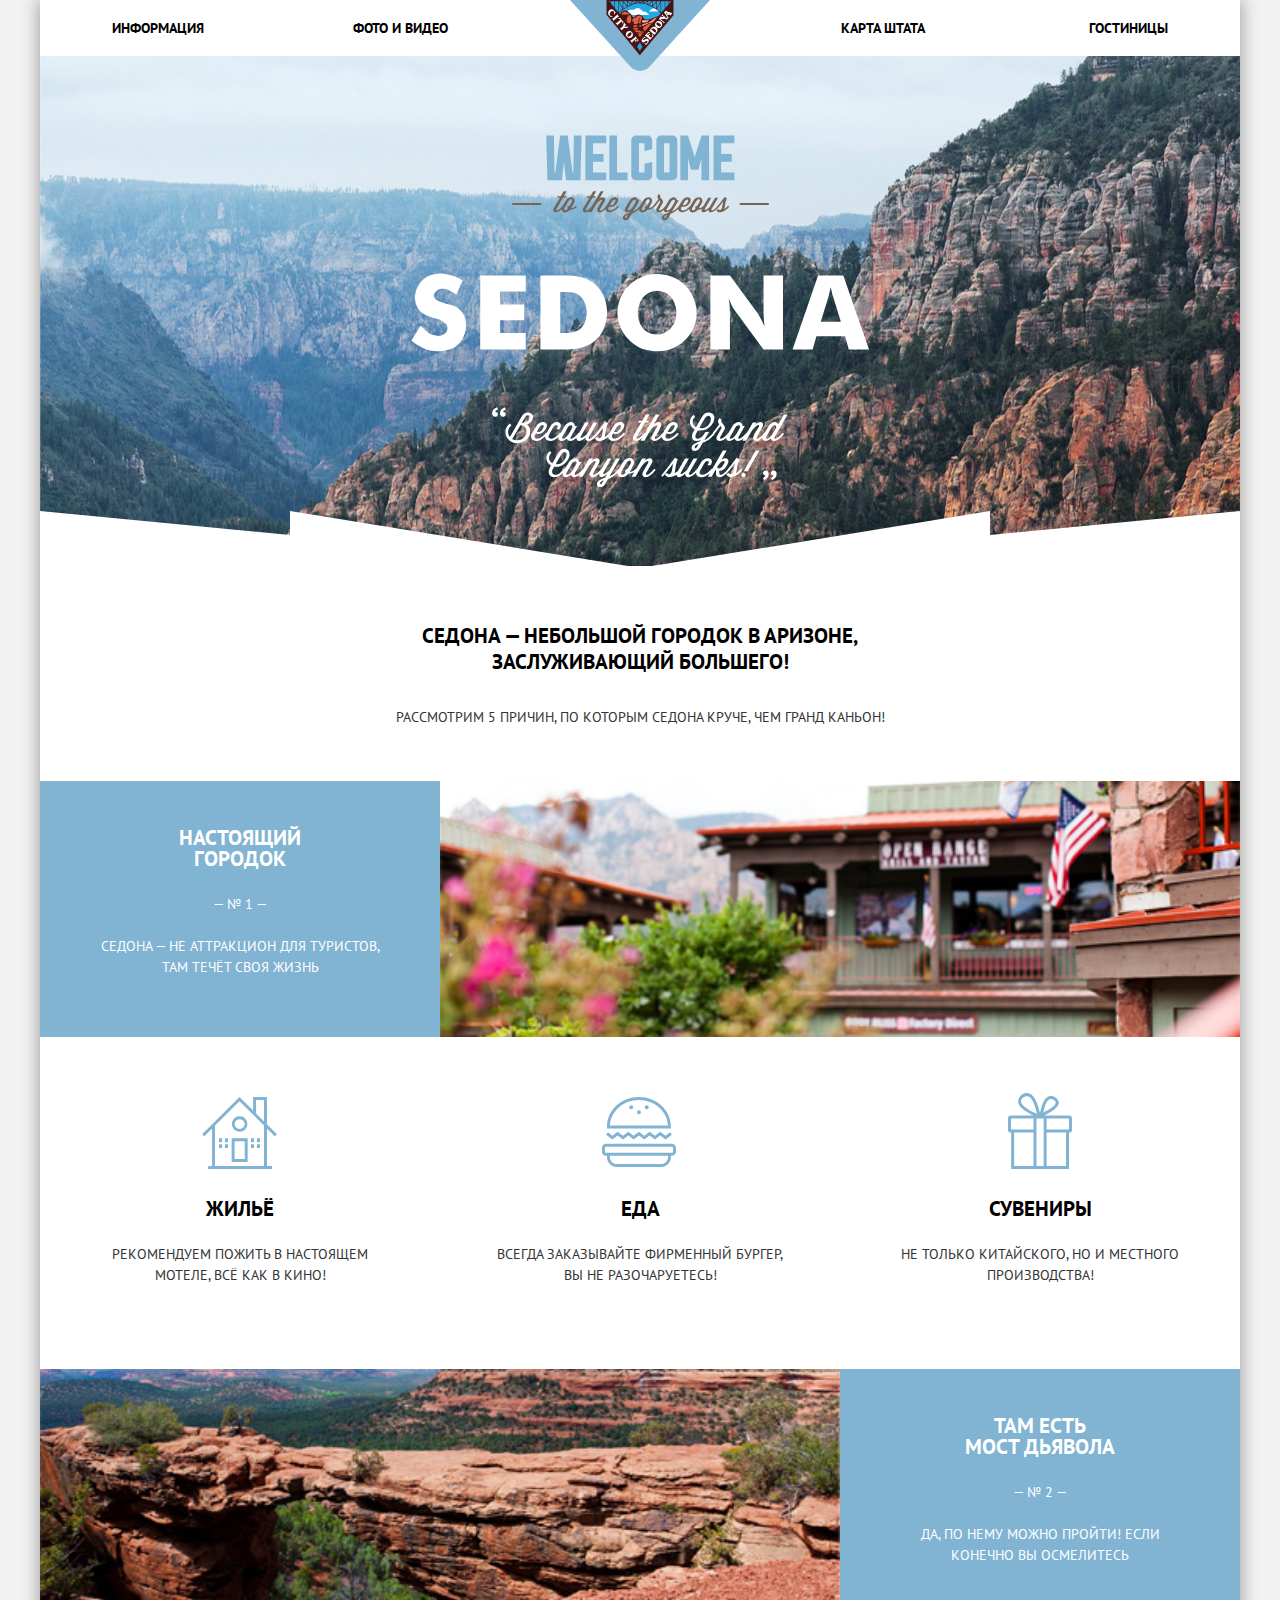
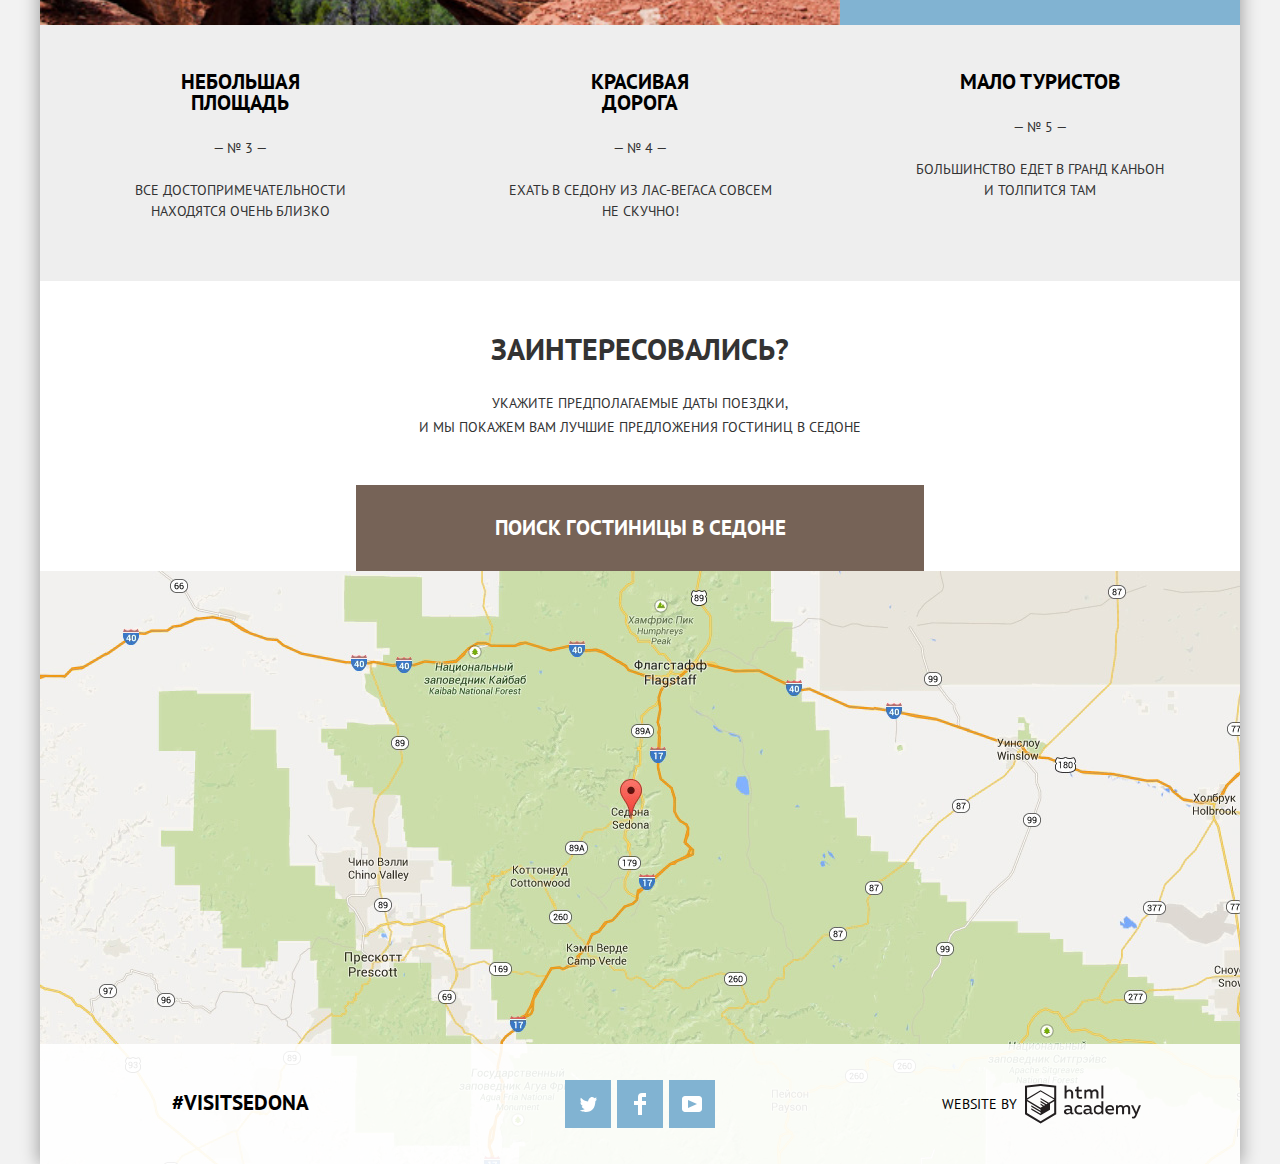
<file: index.html>
<!DOCTYPE html>
<html lang="ru">
  <head>
    <meta charset="utf-8">
    <title>HTML Academy: Седона</title>
    <link href="https://fonts.googleapis.com/css?family=PT+Sans:400,700&amp;subset=cyrillic" rel="stylesheet">
    <link href="css/normalize.min.css" rel="stylesheet">
    <link href="css/style.min.css" rel="stylesheet">
  </head>
  <body>
    <header>
      <nav class="main-navigation">
        <img src="img/logo-sedona.svg" width="140" height="72" alt="Логотип города Седона">
        <ul class="site-navigation">
          <li class="left-side">
            <a href="#">Информация</a>
          </li>
          <li class="left-side">
            <a href="#">Фото и видео</a>
          </li>
          <li class="right-side">
            <a href="#">Карта штата</a>
          </li>
          <li class="right-side">
            <a href="hotels.html">Гостиницы</a>
          </li>
        </ul>
      </nav>
    </header>
    <main>
      <div class="main-container">
        <article class="sedona-article">
          <div class="welcome"></div>
          <div>
            <h1>Седона &mdash; небольшой городок в Аризоне, заслуживающий большего!</h1>
          </div>
        </article>
        <p class="five-reason">Рассмотрим 5&nbsp;причин, по&nbsp;которым Седона круче, чем гранд каньон!</p>
        <h2 class="visually-hidden">Преимущества</h2>
        <div class="container">
          <section class="reason reason-blue">
            <h3>Настоящий городок</h3>
            <p>&mdash;&nbsp;&#8470;&nbsp;1 &mdash;</p>
            <p>Седона&nbsp;&mdash; не&nbsp;аттракцион для туристов, там течёт своя жизнь</p>
          </section>
          <div class="city-views">
            <img src="img/city.jpg" width="512" height="256" alt="Виды Седоны">
          </div>
          <h2 class="visually-hidden">Сервис</h2>
          <section class="service service-housing">
            <h3>Жильё</h3>
            <p>Рекомендуем пожить в настоящем мотеле, всё как в кино!</p>
          </section>
          <section class="service service-food">
            <h3>Еда</h3>
            <p>Всегда заказывайте фирменный бургер, Вы не разочаруетесь!</p>
          </section>
          <section class="service service-souvenirs">
            <h3>Сувениры</h3>
            <p>Не только китайского, но и местного производства!</p>
          </section>
          <div class="city-views">
            <img src="img/bridge.jpg" width="512" height="256" alt="Мост дьявола в Седоне">
          </div>
          <section class="reason reason-blue">
            <h3>Там есть<br>мост дьявола</h3>
            <p>&mdash;&nbsp;&#8470;&nbsp;2 &mdash;</p>
            <p>Да, по нему можно пройти! Если конечно Вы осмелитесь</p>
          </section>
          <section class="reason reason-grey">
            <h3>Небольшая площадь</h3>
            <p>&mdash;&nbsp;&#8470;&nbsp;3 &mdash;</p>
            <p>Все достопримечательности находятся&nbsp;очень близко</p>
          </section>
          <section class="reason reason-grey">
            <h3>Красивая дорога</h3>
            <p>&mdash;&nbsp;&#8470;&nbsp;4 &mdash;</p>
            <p>Ехать в Седону из Лас-Вегаса совсем не&nbsp;скучно!</p>
          </section>
          <section class="reason reason-grey">
            <h3>Мало туристов</h3>
            <p>&mdash;&nbsp;&#8470;&nbsp;5 &mdash;</p>
            <p>Большинство едет в гранд каньон и&nbsp;толпится там</p>
          </section>
        </div>
        <div class="search-query">
          <div class="search">
            <p class="hotel-question">Заинтересовались?</p>
            <p class="requesting-dates">Укажите предполагаемые даты поездки,<br>и мы покажем Вам лучшие предложения гостиниц в Седоне</p>
          </div>
          <button class="button-search" type="button">Поиск гостиницы в Седоне</button>
          <iframe src="https://www.google.com/maps/embed?pb=!1m14!1m8!1m3!1d837251.1822729517!2d-112.31974288391147!3d34.94673596954396!3m2!1i1024!2i768!4f13.1!3m3!1m2!1s0x872da132f942b00d%3A0x5548c523fa6c8efd!2z0KHQtdC00L7QvdCwLCDQkNGA0LjQt9C-0L3QsCA4NjMzNiwg0KHQqNCQ!5e0!3m2!1sru!2sru!4v1536075043342" style="border:0" allowfullscreen></iframe>
          <img src="img/map.jpg" width="1718" height="748" alt="Карта с местоположением Седоны">
          <section class="hotel-search">
            <h2 class="visually-hidden">Поиск гостиницы в Седоне</h2>
            <form class="hotel-search-form" action="https://echo.htmlacademy.ru" method="post">
              <div class="form-group options-date">
                <label for="input-date">Дата заезда:</label>
                <input class="input-item input-date" id="input-date" type="text" name="input-date" value="" placeholder="24&nbsp;АПРЕЛЯ 2017" required>
                <button class="btn-icon" type="button"><span class="visually-hidden">ДАТА ЗАЕЗДА</span>
                  <svg xmlns="http://www.w3.org/2000/svg" width="21" height="22" viewBox="0 0 21 22">
                    <path d="M19.251 2.025h-2.845V.648c0-.381-.294-.689-.656-.689-.363 0-.656.308-.656.689v1.377h-3.938V.648c0-.381-.294-.689-.655-.689-.363 0-.657.308-.657.689v1.377H5.906V.648c0-.381-.294-.689-.656-.689-.363 0-.657.308-.657.689v1.377H1.75C.784 2.025 0 2.847 0 3.862v16.302C0 21.179.784 22 1.75 22h17.501c.966 0 1.749-.821 1.749-1.836V3.862c0-1.015-.783-1.837-1.749-1.837zm.437 18.139a.448.448 0 0     1-.437.459H1.75a.45.45 0 0 1-.438-.459V3.862a.45.45 0 0 1 .438-.459h2.844v1.378c0 .381.294.689.657.689.362 0 .656-.308.656-.689V3.403h3.938v1.378c0 .381.294.689.657.689.361 0 .655-.308.655-.689V3.403h3.938v1.378c0 .381.293.689.656.689.362 0 .656-.308.656-.689V3.403h2.845c.241 0 .437.206.437.459v16.302z"/><path d="M4.594 8.225h2.625v2.066H4.594zM4.594 11.668h2.625v2.067H4.594zM4.594 15.112h2.625v2.066H4.594zM9.188 15.112h2.625v2.066H9.188zM9.188 11.668h2.625v2.067H9.188zM9.188 8.225h2.625v2.066H9.188zM13.781 15.112h2.625v2.066h-2.625zM13.781 11.668h2.625v2.067h-2.625zM13.781 8.225h2.625v2.066h-2.625z"/>
                  </svg>
                </button>
              </div>
              <div class="form-group options-date">
                <label for="output-date">Дата выезда:</label>
                <input class="input-item input-date" id="output-date" type="text" name="output-date" value="" placeholder="4&nbsp;ИЮЛЯ 2017" required>
                <button class="btn-icon" type="button"><span class="visually-hidden">ДАТА ВЫЕЗДА</span>
                  <svg xmlns="http://www.w3.org/2000/svg" width="21" height="22" viewBox="0 0 21 22">
                    <path d="M19.251 2.025h-2.845V.648c0-.381-.294-.689-.656-.689-.363 0-.656.308-.656.689v1.377h-3.938V.648c0-.381-.294-.689-.655-.689-.363 0-.657.308-.657.689v1.377H5.906V.648c0-.381-.294-.689-.656-.689-.363 0-.657.308-.657.689v1.377H1.75C.784 2.025 0 2.847 0 3.862v16.302C0 21.179.784 22 1.75 22h17.501c.966 0 1.749-.821 1.749-1.836V3.862c0-1.015-.783-1.837-1.749-1.837zm.437 18.139a.448.448 0 0 1-.437.459H1.75a.45.45 0 0 1-.438-.459V3.862a.45.45 0 0 1 .438-.459h2.844v1.378c0 .381.294.689.657.689.362 0 .656-.308.656-.689V3.403h3.938v1.378c0 .381.294.689.657.689.361 0 .655-.308.655-.689V3.403h3.938v1.378c0 .381.293.689.656.689.362 0 .656-.308.656-.689V3.403h2.845c.241 0 .437.206.437.459v16.302z"/><path d="M4.594 8.225h2.625v2.066H4.594zM4.594 11.668h2.625v2.067H4.594zM4.594 15.112h2.625v2.066H4.594zM9.188 15.112h2.625v2.066H9.188zM9.188 11.668h2.625v2.067H9.188zM9.188 8.225h2.625v2.066H9.188zM13.781 15.112h2.625v2.066h-2.625zM13.781 11.668h2.625v2.067h-2.625zM13.781 8.225h2.625v2.066h-2.625z"/>
                  </svg>
                </button>
              </div>
              <div class="form-group  options-number">
                <label for="adults">Взрослые:</label>
                <button class="icon btn-less" type="button">
                  <span class="visually-hidden">Уменьшить число на 1</span>
                </button>
                <input class="input-item input-number" id="adults" type="text" name="adults" value="2" placeholder="2" required>
                <button class="icon btn-more" type="button">
                  <span class="visually-hidden">Увеличить число на 1</span>
                </button>
              </div>
              <div class="form-group  options-number">
                <label for="children">Дети:</label>
                <button class="icon btn-less" type="button">
                  <span class="visually-hidden">Уменьшить число на 1</span>
                </button>
                <input class="input-item input-number" id="children" type="text" name="children" value="0" placeholder="0" required>
                <button class="icon btn-more" type="button">
                  <span class="visually-hidden">Увеличить число на 1</span>
                </button>
              </div>
              <button class="button-find" type="submit">Найти</button>
            </form>
          </section>
        </div>
      </div>
    </main>
    <footer>
      <div class="footer-container main-page">
        <a class="footer-link" href="#">#visitsedona</a>
        <div class="footer-social">
          <ul>
            <li>
              <a class="social-button" href="#">
                <span class="visually-hidden">Твиттер</span>
                <svg xmlns="http://www.w3.org/2000/svg"
                  xmlns:xlink="http://www.w3.org/1999/xlink" width="17"
                  height="15" viewBox="0 0 17 15">
                  <path fill="#FFF" d="M10.95.144c1.685-.496 2.984.27 3.577 1.179.673-.231
                  1.331-.481 2.011-.708a2.345 2.345 0 0 1-.857 1.768c.685.17
                  1.304-.491 1.304-.491-.169 1-1.006 1.788-1.563 2.024-.231
                  6.75-3.175 11.217-10.077 11.082h-.446c-.41
                  0-4.164-.46-4.898-1.887 2.271.196 3.893-.422
                  4.693-1.177-.96-.3-2.679-.477-2.979-2.95.349.106.564.228
                  1.19.119C1.705 8.247.374 7.53.448 5.33c.285.328 1.067.536
                  1.34.472C1.085 5.561-.182 2.442.894.85c1.818 1.854 3.735 3.606
                  7.152 3.773C8.254 2.33 9.183.793 10.95.144z"/>
                </svg>
              </a>
            </li>
            <li>
              <a class="social-button" href="#">
                <span class="visually-hidden">Фейсбук</span>
                <svg xmlns="http://www.w3.org/2000/svg" width="12" height="22" viewBox="0 0 12 22">
                  <path fill="#FFF" d="M12 4V0H8a4 4 0 0 0-4 4v4H0v4h4v10h4V12h4V8H8V4h4z"/>
                </svg>
              </a>
            </li>
            <li>
              <a class="social-button" href="#">
                <span class="visually-hidden">Ютуб</span>
                <svg xmlns="http://www.w3.org/2000/svg"
                  xmlns:xlink="http://www.w3.org/1999/xlink" width="20" height="16"
                  viewBox="0 0 20 16">
                  <path fill="#FFF" d="M17 0H3C1.35 0 0 1.35 0 3v10c0 1.65 1.35 3 3 3h14c1.65 0 3-1.35
                  3-3V3c0-1.65-1.35-3-3-3zM6.027 11.998V4.002L15.014 8l-8.987 3.998z"/>
                </svg>
              </a>
            </li>
          </ul>
        </div>
        <div class="footer-copyright">
          <b>Website by</b>
          <a href="https://htmlacademy.ru/intensive/htmlcss">
            <span class="visually-hidden">Логотип HTML Academy</span>
            <svg id="Layer_1" data-name="Layer 1" xmlns="http://www.w3.org/2000/svg" viewBox="0 0 108.08 36.85"><title>logo-htmlacademy-small1</title><path   d="M44.61,26.88a2,2,0,0,0,.55-0.1v1.33a3.25,3.25,0,0,1-1.18.21,1.67,1.67,0,0,1-1.67-1,4.84,4.84,0,0,1-3.14,1.08c-1.51,0-2.91-.83-2.91-2.55,0-2.13,2-2.79,3.71-2.79a11.08,11.08,0,0,1,2.17.25v-0.3c0-1-.76-1.77-2.19-1.77a7.42,7.42,0,0,0-3,.64v-1.7a10.21,10.21,0,0,1,3.19-.55c2.36,0,3.81,1.12,3.81,3.65v3a0.54,0.54,0,0,0,.49.59h0.17Zm-6.44-1.13A1.35,1.35,0,0,0,39.63,27h0.11a3.39,3.39,0,0,0,2.41-1V24.58a9.72,9.72,0,0,0-1.81-.21c-1,0-2.16.33-2.16,1.38h0Zm12.36-6.11a5,5,0,0,1,2.57.64V22a4.08,4.08,0,0,0-2.3-.7,2.75,2.75,0,1,0,0,5.49,5,5,0,0,0,2.43-.64v1.71a6.27,6.27,0,0,1-2.76.57A4.21,4.21,0,0,1,46,24.51q0-.21,0-0.41a4.32,4.32,0,0,1,4.18-4.46h0.38Zm12.17,7.24a2,2,0,0,0,.55-0.1v1.33a3.25,3.25,0,0,1-1.18.21,1.67,1.67,0,0,1-1.67-1,4.84,4.84,0,0,1-3.14,1.08c-1.51,0-2.91-.83-2.91-2.55,0-2.13,2-2.79,3.71-2.79a11.08,11.08,0,0,1,2.17.25v-0.3c0-1-.76-1.77-2.19-1.77a7.42,7.42,0,0,0-3,.64v-1.7a10.21,10.21,0,0,1,3.19-.55c2.36,0,3.81,1.12,3.81,3.65v3a0.54,0.54,0,0,0,.49.59h0.17Zm-6.44-1.13A1.35,1.35,0,0,0,57.73,27h0.11a3.39,3.39,0,0,0,2.41-1V24.58a9.72,9.72,0,0,0-1.81-.21c-1.06,0-2.16.33-2.16,1.38h0ZM73,16V28.2H71.35V26.88a3.88,3.88,0,0,1-3.19,1.54,4.4,4.4,0,0,1,0-8.78,3.81,3.81,0,0,1,3,1.3V16H73Zm-4.53,5.22a2.76,2.76,0,1,0,0,5.52A2.86,2.86,0,0,0,71.15,25V23A2.91,2.91,0,0,0,68.49,21.27ZM79,19.64c3.31,0,4.46,2.68,3.92,5.09H76.7c0.21,1.5,1.67,2.11,3.19,2.11a6.11,6.11,0,0,0,2.64-.59v1.6a7.14,7.14,0,0,1-3,.57C77,28.42,74.78,27,74.78,24a4.18,4.18,0,0,1,4-4.39H79Zm0.09,1.54a2.28,2.28,0,0,0-2.44,2.1v0.06H81.3A2,2,0,0,0,79.13,21.18Zm5.73,7V19.87h1.65v1a3.81,3.81,0,0,1,2.78-1.27A2.86,2.86,0,0,1,91.89,21a4.12,4.12,0,0,1,2.91-1.33A3.06,3.06,0,0,1,98,23V28.2h-1.9V23.05a1.59,1.59,0,0,0-1.42-1.75H94.42a2.8,2.8,0,0,0-2.07,1.12V28.2h-1.9V23.05A1.59,1.59,0,0,0,89,21.31H88.8a3,3,0,0,0-2.21,1.29v5.63H84.86Zm21.31-8.33h1.9l-3.91,9.46c-0.9,2.17-2.09,2.86-3.35,2.86a4.76,4.76,0,0,1-1.1-.14V30.46a2.86,2.86,0,0,0,.85.12c0.9,0,1.58-.64,2.07-1.9l0.17-.42-4-8.4h2l2.86,6.29ZM38.73,1.46V6.22a3.81,3.81,0,0,1,2.7-1.14,3.25,3.25,0,0,1,3.44,3.4v5.15H43V8.72a1.81,1.81,0,0,0-1.61-2h-0.3a2.93,2.93,0,0,0-2.32,1.39v5.52h-1.9V1.46h1.9ZM49.94,2.31v3h3V6.91h-3v3.81c0,1.1.5,1.46,1.58,1.46a4.49,4.49,0,0,0,1.69-.33v1.6A6.8,6.8,0,0,1,51,13.8a2.55,2.55,0,0,1-2.86-2.74V6.89H46.58V5.26h1.5V2.74Zm5.4,11.31V5.28H57v1A3.81,3.81,0,0,1,59.77,5a2.86,2.86,0,0,1,2.6,1.33A4.12,4.12,0,0,1,65.28,5,3.06,3.06,0,0,1,68.44,8.4v5.21h-1.9V8.46a1.59,1.59,0,0,0-1.42-1.75H64.89a2.8,2.8,0,0,0-2.07,1.12v5.78h-1.9V8.46A1.59,1.59,0,0,0,59.5,6.71H59.27A3,3,0,0,0,57.06,8v5.63H55.34ZM71.17,1.45H73V13.6H71.17V1.45ZM14.71,0H14.55L0,1.54V28.21l14.55,8.66,14.55-8.66V1.54Zm12.5,27.1L14.55,34.64,1.9,27.12V16.18l12.59,7.5V25L5.86,19.9v1.31l8.68,5.21v1.39L5.87,22.65V24l8.68,5.21,8.75-5.24V18.31L27.2,16V27.12Zm0-12.53-3.48,2-1.6,1L14.51,13v1.31L21,18.23H21l-0.14.09-1,.54-5.37-3.2V17l4.24,2.52-1,.67-3.2-1.9v1.31l2.1,1.24L14.5,22.1,2,14.65,14.51,7.11Zm0-1.32L14.49,5.76,1.91,13.25v-10L14.56,1.92,27.21,3.25v10h0Z" transform="translate(0 -0.02)" fill="#231f20"/>
            </svg>
          </a>
        </div>
      </div>
    </footer>
    <script src="js/script.min.js"></script>
  </body>
</html>
</file>
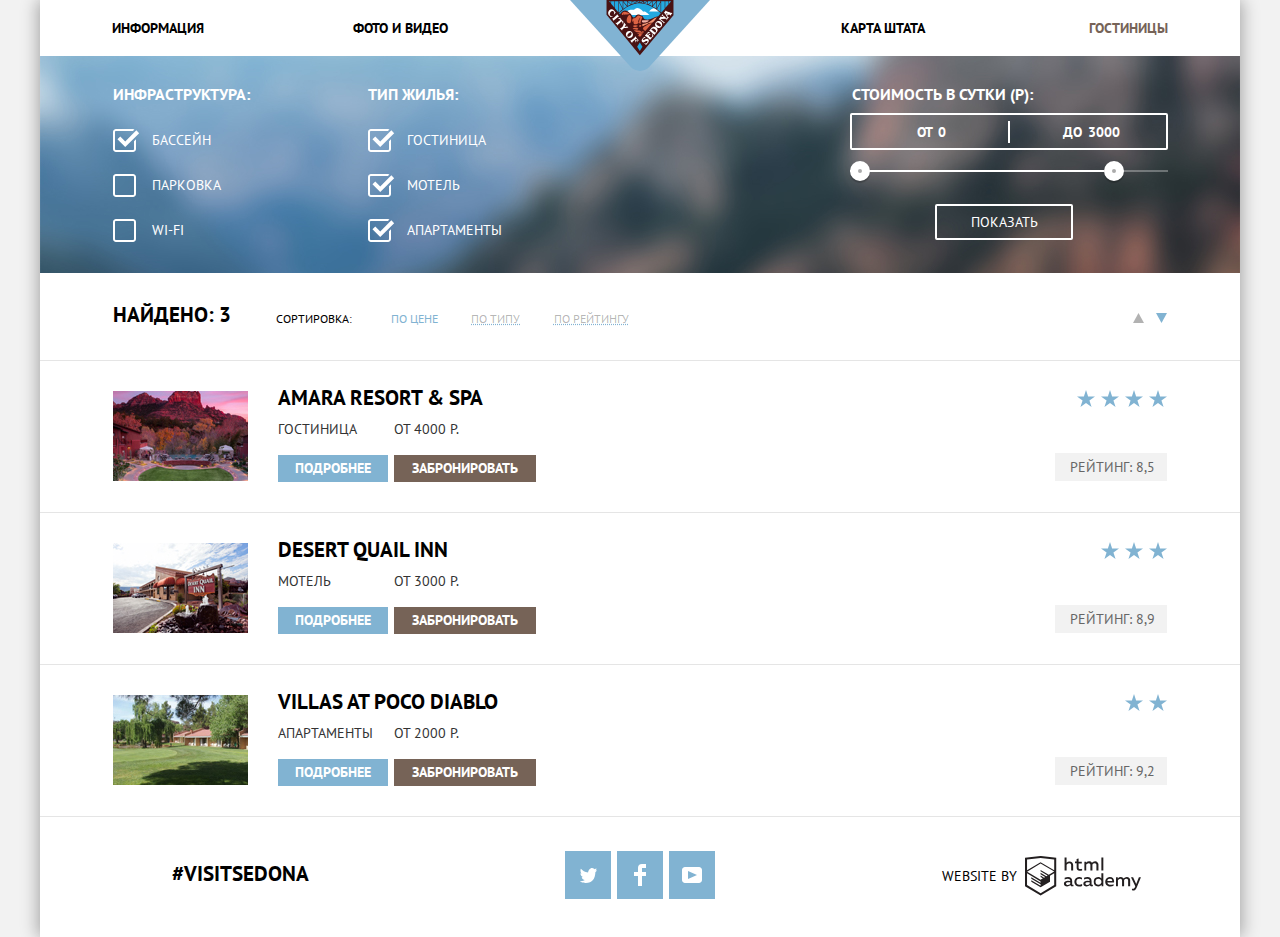
<file: hotels.html>
<!DOCTYPE html>
<html lang="ru">
  <head>
    <meta charset="utf-8">
    <title>HTML Academy: Седона</title>
    <link href="https://fonts.googleapis.com/css?family=PT+Sans:400,700&amp;subset=cyrillic" rel="stylesheet">
    <link href="css/normalize.min.css" rel="stylesheet">
    <link href="css/style.min.css" rel="stylesheet">
  </head>
  <body>
    <header>
      <nav class="main-navigation">
        <a class="main-header-logo" href="index.html">
          <img src="img/logo-sedona.svg" width="140" height="72" alt="Логотип города Седона">
        </a>
        <ul class="site-navigation">
          <li class="left-side">
            <a href="#">Информация</a>
          </li>
          <li class="left-side">
            <a href="#">Фото и видео</a>
          </li>
          <li class="right-side">
            <a href="#">Карта штата</a>
          </li>
          <li class="right-side">
            <a class="site-navigation-current">Гостиницы</a></li>
        </ul>
      </nav>
    </header>
    <main>
      <div class="main-container">
        <h1 class="visually-hidden">Гостиницы</h1>
        <section class="search-options">
          <h2 class="visually-hidden">Фильтр гостиниц</h2>
          <form class="filter" method="get" action="https://echo.htmlacademy.ru">
            <div class="filter-option">
              <span>Инфраструктура:</span>
              <div>
                <input class="filter-input filter-input-checkbox" type="checkbox" name="basin" id="filter-basin" checked>
                <label for="filter-basin">Бассейн</label>
              </div>
              <div>
                <input class="filter-input filter-input-checkbox" type="checkbox" name="parking" id="filter-parking">
                <label for="filter-parking">Парковка</label>
              </div>
              <div>
                <input class="filter-input filter-input-checkbox" type="checkbox" name="Wi-Fi" id="filter-Wi-Fi">
                <label for="filter-Wi-Fi">Wi-Fi</label>
              </div>
            </div>
            <div class="filter-option">
              <span>Тип жилья:</span>
              <div>
                <input class="filter-input filter-input-checkbox" type="checkbox" name="hotel" id="filter-hotel" checked>
                <label for="filter-hotel">Гостиница</label>
              </div>
              <div>
                <input class="filter-input filter-input-checkbox" type="checkbox" name="motel" id="filter-motel" checked>
                <label for="filter-motel">Мотель</label>
              </div>
              <div>
                <input class="filter-input filter-input-checkbox" type="checkbox" name="apartments" id="filter-apartments" checked>
                <label for="filter-apartments">Апартаменты</label>
              </div>
            </div>
            <div class="filter-range">
              <div class="filter-range-title">Стоимость в сутки (р):</div>
              <div class="price-controls">
                <label class="min-price">от <input type="text" name="min-price" value="0"></label>
                <label class="max-price">до <input type="text" name="max-price" value="3000"></label>
              </div>
              <div class="range-controls">
                <div class="scale">
                  <div class="bar"></div>
                </div>
                <div class="range-toggle range-toggle-min"></div>
                <div class="range-toggle range-toggle-max"></div>
              </div>
              <button class="btn-transparent" type="submit">Показать</button>
            </div>
          </form>
        </section>
        <div class="sorting">
          <span class="found">Найдено: 3</span>
          <span class="sorting-title">Сортировка:</span>
          <ul class="sorting-list">
            <li class="sorting-item sorting-item-current">
              <a href="#">По цене</a>
            </li>
            <li class="sorting-item">
              <a href="#">По типу</a>
            </li>
            <li class="sorting-item">
              <a href="#">По рейтингу</a>
            </li>
          </ul>
          <ul class="sorting-list-trigon">
            <li class="sorting-trigon">
              <a class="trigon" href="#">
                <span class="visually-hidden">По возрастанию</span>
                <svg xmlns="http://www.w3.org/2000/svg" width="11" height="10" viewBox="0 0 11 10">
                  <path fill="#231F20" d="M5.5 0L0 10h11z"/>
                </svg>
              </a>
            </li>
            <li class="sorting-trigon sorting-trigon-current">
              <a class="trigon" href="#">
                <span class="visually-hidden">По убыванию</span>
                <svg xmlns="http://www.w3.org/2000/svg" width="11" height="10" viewBox="0 0 11 10">
                  <path fill="#231F20" d="M5.5 10L0 0h11"/>
                </svg>
              </a>
            </li>
          </ul>
        </div>
        <h2 class="visually-hidden">Список гостиниц</h2>
        <section class="catalog">
          <div class="catalog-image">
            <img src="img/amara.jpg" width="135" height="90" alt="Гостиница Amara Resort & Spa">
          </div>
          <div class="description">
            <h3>Amara Resort & Spa</h3>
            <span class="item-info">Гостиница</span>
            <span class="item-info">От 4000 р.</span>
            <div class="btn-group">
              <a class="button-info" href="#">Подробнее</a>
              <a class="button-booking" href="#">Забронировать</a>
            </div>
          </div>
          <div class="catalog-rating">
            <div class="stars">
              <div class="star"></div>
              <div class="star"></div>
              <div class="star"></div>
              <div class="star"></div>
            </div>
            <span>Рейтинг: 8,5</span>
          </div>
        </section>
        <section class="catalog">
          <div class="catalog-image">
            <img src="img/desert.jpg" width="135" height="90" alt="Мотель Desert Quail Inn">
          </div>
          <div class="description">
            <h3>Desert Quail Inn</h3>
            <span class="item-info">Мотель</span>
            <span class="item-info">От 3000 р.</span>
            <div class="btn-group">
              <a class="button-info" href="#">Подробнее</a>
              <a class="button-booking" href="#">Забронировать</a>
            </div>
          </div>
          <div class="catalog-rating">
            <div class="stars">
              <div class="star"></div>
              <div class="star"></div>
              <div class="star"></div>
            </div>
            <span>Рейтинг: 8,9</span>
          </div>
        </section>
        <section class="catalog">
          <div class="catalog-image">
            <img src="img/villas.jpg" width="135" height="90" alt="Апартаменты Villas At Poco Diablo">
          </div>
          <div class="description">
            <h3>Villas At Poco Diablo</h3>
            <span class="item-info">Апартаменты</span>
            <span class="item-info">От 2000 р.</span>
            <div class="btn-group">
              <a class="button-info" href="#">Подробнее</a>
              <a class="button-booking" href="#">Забронировать</a>
            </div>
          </div>
          <div class="catalog-rating">
            <div class="stars">
              <div class="star"></div>
              <div class="star"></div>
            </div>
            <span>Рейтинг: 9,2</span>
          </div>
        </section>
      </div>
    </main>
    <footer>
      <div class="footer-container inner-page">
        <a class="footer-link" href="#">#visitsedona</a>
        <div class="footer-social">
          <ul>
            <li>
              <a class="social-button" href="#">
                <span class="visually-hidden">Твиттер</span>
                <svg xmlns="http://www.w3.org/2000/svg"
                  xmlns:xlink="http://www.w3.org/1999/xlink" width="17"
                  height="15" viewBox="0 0 17 15">
                  <path fill="#FFF"
                  d="M10.95.144c1.685-.496 2.984.27 3.577 1.179.673-.231
                  1.331-.481 2.011-.708a2.345 2.345 0 0 1-.857 1.768c.685.17
                  1.304-.491 1.304-.491-.169 1-1.006 1.788-1.563 2.024-.231
                  6.75-3.175 11.217-10.077 11.082h-.446c-.41
                  0-4.164-.46-4.898-1.887 2.271.196 3.893-.422
                  4.693-1.177-.96-.3-2.679-.477-2.979-2.95.349.106.564.228
                  1.19.119C1.705 8.247.374 7.53.448 5.33c.285.328 1.067.536
                  1.34.472C1.085 5.561-.182 2.442.894.85c1.818 1.854 3.735 3.606
                  7.152 3.773C8.254 2.33 9.183.793 10.95.144z"/>
                </svg>
              </a>
            </li>
            <li>
              <a class="social-button" href="#">
                <span class="visually-hidden">Фейсбук</span>
                <svg xmlns="http://www.w3.org/2000/svg" width="12" height="22" viewBox="0 0 12 22">
                  <path fill="#FFF" d="M12 4V0H8a4 4 0 0 0-4 4v4H0v4h4v10h4V12h4V8H8V4h4z"/>
                </svg>
              </a>
            </li>
            <li>
              <a class="social-button" href="#">
                <span class="visually-hidden">Ютуб</span>
                <svg xmlns="http://www.w3.org/2000/svg"
                  xmlns:xlink="http://www.w3.org/1999/xlink" width="20" height="16"
                  viewBox="0 0 20 16"><path fill="#FFF" d="M17 0H3C1.35 0 0 1.35 0
                  3v10c0 1.65 1.35 3 3 3h14c1.65 0 3-1.35
                  3-3V3c0-1.65-1.35-3-3-3zM6.027 11.998V4.002L15.014 8l-8.987
                  3.998z"/>
                </svg>
              </a>
            </li>
          </ul>
        </div>
        <div class="footer-copyright">
          <b>Website by</b>
          <a href="https://htmlacademy.ru/intensive/htmlcss">
            <span class="visually-hidden">Логотип HTML Academy</span>
            <svg id="Layer_1" data-name="Layer 1" xmlns="http://www.w3.org/2000/svg" viewBox="0 0 108.08 36.85"><title>logo-htmlacademy-small1</title><path       d="M44.61,26.88a2,2,0,0,0,.55-0.1v1.33a3.25,3.25,0,0,1-1.18.21,1.67,1.67,0,0,1-1.67-1,4.84,4.84,0,0,1-3.14,1.08c-1.51,0-2.91-.83-2.91-2.55,0-2.13,2-2.79,3.71-2.79a11.08,11.08,0,0,1,2.17.25v-0.3c0-1-.76-1.77-2.19-1.77a7.42,7.42,0,0,0-3,.64v-1.7a10.21,10.21,0,0,1,3.19-.55c2.36,0,3.81,1.12,3.81,3.65v3a0.54,0.54,0,0,0,.49.59h0.17Zm-6.44-1.13A1.35,1.35,0,0,0,39.63,27h0.11a3.39,3.39,0,0,0,2.41-1V24.58a9.72,9.72,0,0,0-1.81-.21c-1,0-2.16.33-2.16,1.38h0Zm12.36-6.11a5,5,0,0,1,2.57.64V22a4.08,4.08,0,0,0-2.3-.7,2.75,2.75,0,1,0,0,5.49,5,5,0,0,0,2.43-.64v1.71a6.27,6.27,0,0,1-2.76.57A4.21,4.21,0,0,1,46,24.51q0-.21,0-0.41a4.32,4.32,0,0,1,4.18-4.46h0.38Zm12.17,7.24a2,2,0,0,0,.55-0.1v1.33a3.25,3.25,0,0,1-1.18.21,1.67,1.67,0,0,1-1.67-1,4.84,4.84,0,0,1-3.14,1.08c-1.51,0-2.91-.83-2.91-2.55,0-2.13,2-2.79,3.71-2.79a11.08,11.08,0,0,1,2.17.25v-0.3c0-1-.76-1.77-2.19-1.77a7.42,7.42,0,0,0-3,.64v-1.7a10.21,10.21,0,0,1,3.19-.55c2.36,0,3.81,1.12,3.81,3.65v3a0.54,0.54,0,0,0,.49.59h0.17Zm-6.44-1.13A1.35,1.35,0,0,0,57.73,27h0.11a3.39,3.39,0,0,0,2.41-1V24.58a9.72,9.72,0,0,0-1.81-.21c-1.06,0-2.16.33-2.16,1.38h0ZM73,16V28.2H71.35V26.88a3.88,3.88,0,0,1-3.19,1.54,4.4,4.4,0,0,1,0-8.78,3.81,3.81,0,0,1,3,1.3V16H73Zm-4.53,5.22a2.76,2.76,0,1,0,0,5.52A2.86,2.86,0,0,0,71.15,25V23A2.91,2.91,0,0,0,68.49,21.27ZM79,19.64c3.31,0,4.46,2.68,3.92,5.09H76.7c0.21,1.5,1.67,2.11,3.19,2.11a6.11,6.11,0,0,0,2.64-.59v1.6a7.14,7.14,0,0,1-3,.57C77,28.42,74.78,27,74.78,24a4.18,4.18,0,0,1,4-4.39H79Zm0.09,1.54a2.28,2.28,0,0,0-2.44,2.1v0.06H81.3A2,2,0,0,0,79.13,21.18Zm5.73,7V19.87h1.65v1a3.81,3.81,0,0,1,2.78-1.27A2.86,2.86,0,0,1,91.89,21a4.12,4.12,0,0,1,2.91-1.33A3.06,3.06,0,0,1,98,23V28.2h-1.9V23.05a1.59,1.59,0,0,0-1.42-1.75H94.42a2.8,2.8,0,0,0-2.07,1.12V28.2h-1.9V23.05A1.59,1.59,0,0,0,89,21.31H88.8a3,3,0,0,0-2.21,1.29v5.63H84.86Zm21.31-8.33h1.9l-3.91,9.46c-0.9,2.17-2.09,2.86-3.35,2.86a4.76,4.76,0,0,1-1.1-.14V30.46a2.86,2.86,0,0,0,.85.12c0.9,0,1.58-.64,2.07-1.9l0.17-.42-4-8.4h2l2.86,6.29ZM38.73,1.46V6.22a3.81,3.81,0,0,1,2.7-1.14,3.25,3.25,0,0,1,3.44,3.4v5.15H43V8.72a1.81,1.81,0,0,0-1.61-2h-0.3a2.93,2.93,0,0,0-2.32,1.39v5.52h-1.9V1.46h1.9ZM49.94,2.31v3h3V6.91h-3v3.81c0,1.1.5,1.46,1.58,1.46a4.49,4.49,0,0,0,1.69-.33v1.6A6.8,6.8,0,0,1,51,13.8a2.55,2.55,0,0,1-2.86-2.74V6.89H46.58V5.26h1.5V2.74Zm5.4,11.31V5.28H57v1A3.81,3.81,0,0,1,59.77,5a2.86,2.86,0,0,1,2.6,1.33A4.12,4.12,0,0,1,65.28,5,3.06,3.06,0,0,1,68.44,8.4v5.21h-1.9V8.46a1.59,1.59,0,0,0-1.42-1.75H64.89a2.8,2.8,0,0,0-2.07,1.12v5.78h-1.9V8.46A1.59,1.59,0,0,0,59.5,6.71H59.27A3,3,0,0,0,57.06,8v5.63H55.34ZM71.17,1.45H73V13.6H71.17V1.45ZM14.71,0H14.55L0,1.54V28.21l14.55,8.66,14.55-8.66V1.54Zm12.5,27.1L14.55,34.64,1.9,27.12V16.18l12.59,7.5V25L5.86,19.9v1.31l8.68,5.21v1.39L5.87,22.65V24l8.68,5.21,8.75-5.24V18.31L27.2,16V27.12Zm0-12.53-3.48,2-1.6,1L14.51,13v1.31L21,18.23H21l-0.14.09-1,.54-5.37-3.2V17l4.24,2.52-1,.67-3.2-1.9v1.31l2.1,1.24L14.5,22.1,2,14.65,14.51,7.11Zm0-1.32L14.49,5.76,1.91,13.25v-10L14.56,1.92,27.21,3.25v10h0Z" transform="translate(0 -0.02)" fill="#231f20"/>
            </svg>
          </a>
        </div>
      </div>
    </footer>
  </body>
</html>
</file>
<file: css/style.min.css>
body{margin:0;padding:0;font-family:"PT Sans",Arial,sans-serif;font-size:14px;line-height:26px;font-weight:700;color:#000;text-transform:uppercase;margin:0 auto;max-width:1200px;min-width:768px;position:relative;background-color:#fff;-webkit-box-shadow:5px 0 15px 0 rgba(0, 1, 1, 0.2), -5px 0 15px 0 rgba(0, 1, 1, 0.2);box-shadow:5px 0 15px 0 rgba(0, 1, 1, 0.2), -5px 0 15px 0 rgba(0,1,1,0.2)}html{background-color:#f2f2f2}a{text-decoration:none}.site-navigation{margin:0;padding:0;list-style:none;display:flex;flex-wrap:wrap;justify-content:space-between;box-sizing:border-box;padding:15px 3% 15px 3%}.site-navigation li{vertical-align:middle;width:15%}.site-navigation li:nth-last-child(2){margin-left:auto}.right-side{text-align:right;flex-shrink:0;margin-left:3.35%;margin-right:3.2%}.left-side{flex-shrink:0;margin-right:3.25%;margin-left:3.15%}.site-navigation a{color:#000;display:block;vertical-align:middle}.site-navigation a:hover, .site-navigation a:focus{color:#81b3d2}.site-navigation a:active{color:rgba(0,0,0,0.3)}a.site-navigation-current{color:#766357;pointer-events:none;cursor:default}.welcome{width:100%;height:510px;margin-bottom:57px;background-color:rgb(212, 229, 239);background-image:url("../img/intro-welcome.svg"), url("../img/welcome-sedona.jpg");position:relative;background-repeat:no-repeat, no-repeat;background-position:50% 50%, 0 21.5%;background-size:459px 353px, 100% auto}.welcome:after{content:"";width:100%;height:60px;position:absolute;bottom:-2px;background-image:url("../img/intro-mask.svg");background-repeat:no-repeat;background-position:0 bottom;background-size:auto auto}main h1,.button-search{font-size:21px;line-height:26px;font-weight:700}main h3{font-size:21px;line-height:21px;font-weight:700;width:160px;margin-top:46px;margin-bottom:25px;margin-left:auto;margin-right:auto}.main-container p{font-size:14px;line-height:21px;font-weight:400;color:#333}.five-reason{margin:0;margin-bottom:53px;text-align:center}p.five-reason{font-weight:400}.reason{color:#fff;text-align:center;background-color:rgb(129, 179, 210);width:calc(100% / 3);min-height:256px}.reason p, .service p{margin:10px 48px 21px 48px}.service p{margin-bottom:83px}.reason-blue p{color:#fff}.reason-grey{color:#000;background-color:rgb(238,238,238)}.service{width:calc(100% / 3);text-align:center}.service h3{position:relative;margin-top:161px}.service-housing h3::before{content:"";width:84px;height:84px;top:-101px;left:42px;position:absolute;background-image:url("../img/icon-1.svg");background-repeat:no-repeat}.service-food h3::before{content:"";width:84px;height:84px;top:-101px;left:42px;position:absolute;background-image:url("../img/icon-3.svg");background-repeat:no-repeat}.service-souvenirs h3::before{content:"";width:84px;height:84px;top:-105px;left:48px;position:absolute;background-image:url("../img/icon-2.svg");background-repeat:no-repeat}p.hotel-question{font-size:30px;line-height:36px;font-weight:700;margin-bottom:24px}p.requesting-dates{font-size:14px;line-height:24px;font-weight:400}.form-group{font-size:14px;line-height:26px;font-weight:700}.input-item{background-color:rgb(242,242,242);border:none}.input-item:focus,.input-item:hover{background-color:rgb(235, 235, 235);border:none}.hotel-search-form .input-item:focus{background-color:rgb(255, 255, 255);border:2px solid rgb(229,229,229)}.search-options{color:#fff;background-color:rgb(118, 99, 87);background-image:url("../img/filter-background.jpg");background-repeat:no-repeat;min-height:217px}.filter-option span{font-size:16px;line-height:21px;font-weight:700}.filter-option{font-size:14px;line-height:21px;font-weight:400;width:194px;margin-right:61px}.filter-option label{position:relative;display:inline-block;vertical-align:middle;cursor:pointer;-webkit-user-select:none;-moz-user-select:none;-ms-user-select:none;user-select:none;margin-left:39px;margin-top:24px;margin-right:auto}.filter-input-checkbox:not(:checked)+label::before{content:"";position:absolute;left:-39px;top:-1px;width:30px;height:30px;background-image:url("../img/checkbox-off.svg");background-repeat:no-repeat;background-position:0 0}.filter-input-checkbox:checked+label::after{content:"";position:absolute;top:-1px;left:-39px;width:30px;height:30px;background-image:url("../img/checkbox-on.svg");background-repeat:no-repeat;background-position:0 0}.filter-input-checkbox:focus+label{outline:1px solid rgb(144,186,254)}.filter-input-checkbox{opacity:0;position:absolute}.filter-input:disabled+label,.filter-input:disabled+label::before,.filter-input:disabled+label::after{opacity:0.4}.filter-button{font-size:14px;line-height:21px;font-weight:400;text-align:center;color:#fff;vertical-align:middle;text-transform:uppercase;background-color:transparent;border:2px solid #fff}.filter-button:hover,.filter-button:focus{color:#000;background-color:#fff}.main-header-logo:active img, .main-header-logo:focus img{outline:1px solid rgb(144,186,254)}.sorting{font-size:12px;line-height:18px;font-weight:400;display:-webkit-box;display:-ms-flexbox;display:flex;padding:29px 6.083%;padding-bottom:32px;vertical-align:baseline}.sorting-title{margin-left:28px;width:95px;display:inline-block;vertical-align:middle;padding-top:8px}span.sorting-title{margin-left:28px;width:95px}.sorting-list{min-width:238px;margin:0;padding:0;padding-top:8px;margin-left:20px;display:-webkit-box;display:-ms-flexbox;display:flex;-webkit-box-pack:justify;-ms-flex-pack:justify;justify-content:space-between}.sorting-list-trigon{display:-webkit-box;display:-ms-flexbox;display:flex;margin:0;padding:0;padding-top:8px;margin-left:auto}.sorting ul{list-style:none}span.found{font-size:21px;line-height:26px;font-weight:700;width:135px}.sorting-item a{color:rgba(0, 0, 0, 0.3);text-decoration:underline;-webkit-text-decoration-style:dotted;text-decoration-style:dotted;-webkit-text-decoration-color:#81b3d2;text-decoration-color:#81b3d2}.sorting-item a:focus, .sorting-item a:hover{color:#81b3d2;text-decoration:underline;-webkit-text-decoration-style:dotted;text-decoration-style:dotted;-webkit-text-decoration-color:#81b3d2;text-decoration-color:#81b3d2}.sorting-item a:active{text-decoration:none;color:#000}.sorting-trigon a{margin-left:12px}.trigon path, .btn-icon path{fill:rgba(0, 0, 0, 0.3)}.trigon:hover path, .trigon:focus path, .btn-icon:hover path, .btn-icon:focus path{fill:#000}.trigon:active path, .sorting-trigon-current path, .btn-icon:active path{fill:#81b3d2}.sorting-item-current a{color:#81b3d2;text-decoration:none}.catalog h3{font-size:21px;line-height:26px;font-weight:700}.catalog span{font-size:14px;line-height:21px;font-weight:400;color:#333}.catalog-rating span{font-size:14px;line-height:21px;font-weight:400;display:block;padding:4px 12px 3px 15px;margin-top:37px;color:#666;background-color:rgb(242,242,242)}a.button-info{width:110px;min-height:27px;display:inline-block;text-align:center;vertical-align:middle;-webkit-box-sizing:border-box;box-sizing:border-box;padding-top:3px;margin-right:2px}a.button-booking{width:142px;min-height:27px;-webkit-box-sizing:border-box;box-sizing:border-box;padding-top:3px;margin-right:2px}a.button-info,.button-find{font-size:14px;line-height:21px;font-weight:700;text-transform:uppercase;color:#fff;display:inline-block;text-align:center;vertical-align:middle;background-color:rgb(129,179,210);border:none}a.button-info:focus,a.button-info:hover,.button-find:focus,.button-find:hover{background-color:rgb(102,158,192)}a.button-info:active,.button-find:active{background-color:rgb(84,150,189);color:rgba(255,255,255,0.3)}a.button-booking,.button-search{font-size:14px;line-height:21px;font-weight:700;text-transform:uppercase;color:#fff;display:inline-block;text-align:center;vertical-align:middle;background-color:rgb(118,99,87);border:none}.button-search,.button-find{font-size:21px;line-height:26px}a.button-booking:focus,a.button-booking:hover,.button-search:focus,.button-search:hover{background-color:rgb(96,78,67)}a.button-booking:active,.button-search:active{background-color:rgb(80,62,51);color:rgba(255,255,255,0.3)}.footer-link{font-size:21px;line-height:26px;font-weight:700;overflow:hidden;color:#000;display:block;width:240px;text-align:center;-webkit-box-sizing:border-box;box-sizing:border-box;padding:10px 10px;padding-left:25px}.footer-social ul{display:-webkit-box;display:-ms-flexbox;display:flex;-ms-flex-wrap:wrap;flex-wrap:wrap;-webkit-box-pack:justify;-ms-flex-pack:justify;justify-content:space-between;margin:0 auto;padding:0;width:150px;list-style:none}.footer-social{text-align:center}.social-button{display:block;width:46px;height:48px;display:-webkit-box;display:-ms-flexbox;display:flex;-webkit-box-align:center;-ms-flex-align:center;align-items:center;-webkit-box-pack:center;-ms-flex-pack:center;justify-content:center}a.social-button{background-color:rgb(129,179,210)}a.social-button:focus,a.social-button:hover{background-color:rgb(102,158,192)}a.social-button:active{background-color:rgb(84, 150, 189)}.social-button:active path{opacity:0.3}.footer-copyright{width:240px;display:-webkit-box;display:-ms-flexbox;display:flex;-ms-flex-wrap:wrap;flex-wrap:wrap;-ms-flex-pack:distribute;justify-content:space-around;-webkit-box-align:center;-ms-flex-align:center;align-items:center}.footer-copyright b{font-size:14px;line-height:26px;font-weight:400;color:#000;padding-left:11px}.footer-copyright a{padding-right:22px}.footer-copyright b, .footer-copyright a{display:inline-block;vertical-align:middle;text-align:center}.footer-copyright a{width:116px;height:40px}.footer-copyright svg:active path{fill:#bdbbbc}.footer-copyrigh svg:focus path, .footer-copyright svg:hover path{fill:#81b3d2}.footer-copyright svg:active path{fill:#bdbbbc}.main-navigation img{position:absolute;z-index:3;left:50%;margin-left:-70px}main h1{padding:0;display:block;width:440px;margin:0 auto;margin-bottom:32px;text-align:center}.container{display:-webkit-box;display:-ms-flexbox;display:flex;-ms-flex-wrap:wrap;flex-wrap:wrap}.city-views{width:calc(100%/3*2);background-color:rgb(129,179,210);overflow:hidden;height:256px;display:-webkit-box;display:-ms-flexbox;display:flex;-webkit-box-align:center;-ms-flex-align:center;align-items:center}img{max-width:100%;height:auto;display:block}.city-views img{width:100%}.search-query img{max-width:100%;margin:0 auto;min-width:1200px;width:1200px;height:593px}.search-query{position:relative;overflow:hidden}.hotel-question,.requesting-dates{width:444px;text-align:center;margin:auto;background-color:#fff;position:relative;z-index:4}.button-search{display:block;width:568px;margin:0 auto;padding:30px 0;position:relative;z-index:4}.hotel-search{position:absolute;z-index:2;left:50%;top:290px;-webkit-transform:translateX(-50%);-ms-transform:translateX(-50%);transform:translateX(-50%);display:block}.search{padding-top:50px;padding-bottom:46px;background-color:#fff;position:relative;z-index:4}.modal-close{display:none}.modal-show{display:block;-webkit-animation:appearance 0.5s linear;animation:appearance 0.5s linear}@-webkit-keyframes appearance{0%{-webkit-transform:translateY(-72%) translateX(-50%);transform:translateY(-72%) translateX(-50%)}100%{-webkit-transform:translateY(0) translateX(-50%);transform:translateY(0) translateX(-50%)}}@keyframes appearance{0%{-webkit-transform:translateY(-72%) translateX(-50%);transform:translateY(-72%) translateX(-50%)}100%{-webkit-transform:translateY(0) translateX(-50%);transform:translateY(0) translateX(-50%)}}.hotel-search-form{width:458px;background-color:#fff;display:-webkit-box;display:-ms-flexbox;display:flex;-ms-flex-wrap:wrap;flex-wrap:wrap;-webkit-box-pack:justify;-ms-flex-pack:justify;justify-content:space-between;-webkit-box-align:start;-ms-flex-align:start;align-items:flex-start;padding:55px;-webkit-box-shadow:0 7px 15px 7px rgba(0, 0, 0, 0.15);box-shadow:0 7px 15px 7px rgba(0,0,0,0.15)}.options-date{width:458px}.options-number{width:228px;margin:0 0 55px;display:-webkit-box;display:-ms-flexbox;display:flex;-webkit-box-align:center;-ms-flex-align:center;align-items:center}.input-number{width:38px;text-align:center;height:37px;font-size:14px;line-height:26px;font-weight:700;-webkit-box-sizing:border-box;box-sizing:border-box}.options-number:last-of-type{padding-left:49px}.icon{position:relative;width:38px;height:37px;background-color:#f2f2f2;border:0}.btn-less{margin-left:auto}.icon::before{content:"";width:11px;height:2px;position:absolute;left:13px;top:19px;background-color:#a9a9a9}.btn-more::after{content:"";width:2px;height:11px;position:absolute;right:18px;top:14px;background-color:#a9a9a9}.form-group{display:-webkit-box;display:-ms-flexbox;display:flex;-ms-flex-wrap:wrap;flex-wrap:wrap;-webkit-box-pack:justify;-ms-flex-pack:justify;justify-content:space-between;margin-bottom:30px;-webkit-box-sizing:border-box;box-sizing:border-box;position:relative}.form-group label{display:inline-block;vertical-align:middle;padding:6px 0}.btn-icon{width:34px;height:36px;border:none;background-color:rgba(255,255,255,0);position:absolute;right:0;top:2px;padding-left:2px;cursor:pointer}.btn-less:hover::before,.btn-less:focus::before,.btn-more:hover::before,.btn-more:focus::before,.btn-more:hover::after,.btn-more:focus::after{background-color:#000}.btn-less:active::before,.btn-more:active::before,.btn-more:active::after{background-color:rgb(129,179,210)}.input-date{-webkit-box-sizing:border-box;box-sizing:border-box;width:346px;padding-right:45px;padding-left:12px;font-size:14px;line-height:26px;font-weight:700}.button-find{width:458px;margin-top:24px;padding:16px 0}.footer-container{min-height:120px;width:100%;position:absolute;z-index:2;bottom:0;-webkit-box-sizing:border-box;box-sizing:border-box;background-color:rgba(255, 255, 255, 0.9);padding:36px 6.083%;display:-webkit-box;display:-ms-flexbox;display:flex;-webkit-box-pack:justify;-ms-flex-pack:justify;justify-content:space-between}.footer-container.inner-page{position:static;padding-top:34px}.filter{display:-webkit-box;display:-ms-flexbox;display:flex;padding-top:28px;padding-bottom:31px;padding-left:6.083%;padding-right:6%}.filter-range{width:318px;margin-left:auto;color:#fff;text-transform:uppercase}.filter-range-title{margin-bottom:8px;margin-left:2px;font-weight:600;font-size:16px;line-height:21px}.price-controls{position:relative;height:33px;margin-bottom:20px;font-size:0;border:2px solid #fff;border-radius:2px}.price-controls::after{content:"";position:absolute;top:50%;left:50%;width:2px;height:22px;background:#fff;-webkit-transform:translate(-50%, -50%);-ms-transform:translate(-50%, -50%);transform:translate(-50%, -50%)}.price-controls label{display:inline-block;font-size:14px;line-height:21px;vertical-align:middle;cursor:pointer}.price-controls .min-price, .price-controls .max-price{width:90px;padding-left:65px;padding-top:6px}.price-controls .max-price{padding-left:56px}.price-controls input{width:50px;margin:0;color:inherit;font:inherit;background:none;border:none}.range-controls{position:relative;margin-bottom:32px}.range-controls .scale{height:2px;background:rgba(255, 255, 255, 0.3)}.range-controls .bar{width:80%;height:2px;background:#fff}.range-toggle{position:absolute;top:-9px;width:4px;height:4px;background:#ababab;border:8px solid #fff;border-radius:50%;-webkit-box-shadow:0 2px 1px 0 rgba(0, 1, 1, 0.2);box-shadow:0 2px 1px 0 rgba(0,1,1,0.2);cursor:pointer}.range-toggle:hover{background:#1c4f80}.range-toggle-min{left:0}.range-toggle-max{left:80%}.btn-transparent{display:block;width:138px;-webkit-box-sizing:border-box;box-sizing:border-box;margin:0 auto;margin-right:95px;margin-left:85px;padding:6px 0;font-size:14px;line-height:20px;color:#fff;text-transform:uppercase;background:transparent;border:2px solid #fff;border-radius:2px;cursor:pointer}.btn-transparent:hover{color:#000;background:#fff}.catalog{border-top:1px solid rgb(229, 229, 229);display:-webkit-box;display:-ms-flexbox;display:flex;-webkit-box-sizing:border-box;box-sizing:border-box;padding:30px 6.083%;padding-top:24px}.catalog-image{margin-top:6px}.catalog:last-child{border-bottom:1px solid rgb(229,229,229)}.catalog-rating{display:-webkit-box;display:-ms-flexbox;display:flex;-webkit-box-orient:vertical;-webkit-box-direction:normal;-ms-flex-direction:column;flex-direction:column;-webkit-box-align:end;-ms-flex-align:end;align-items:flex-end;margin-left:auto}.star{width:18px;height:17px;display:inline-block;vertical-align:top;margin-left:2px;background-image:url("../img/star.svg");background-repeat:no-repeat}.stars{margin-top:5px}.description{width:364px;margin-left:30px}.catalog h3{width:364px;margin:0;margin-bottom:4px}.btn-group{margin-top:13px}.item-info{display:inline-block;vertical-align:middle;min-width:110px;margin-right:2px}.search-query iframe{width:100%;height:593px;position:absolute;z-index:1;border:none}.visually-hidden:not(:focus):not(:active){position:absolute;width:1px;height:1px;margin:-1px;border:0;padding:0;white-space:nowrap;-webkit-clip-path:inset(100%);clip-path:inset(100%);clip:rect(0 0 0 0);overflow:hidden}
</file>
